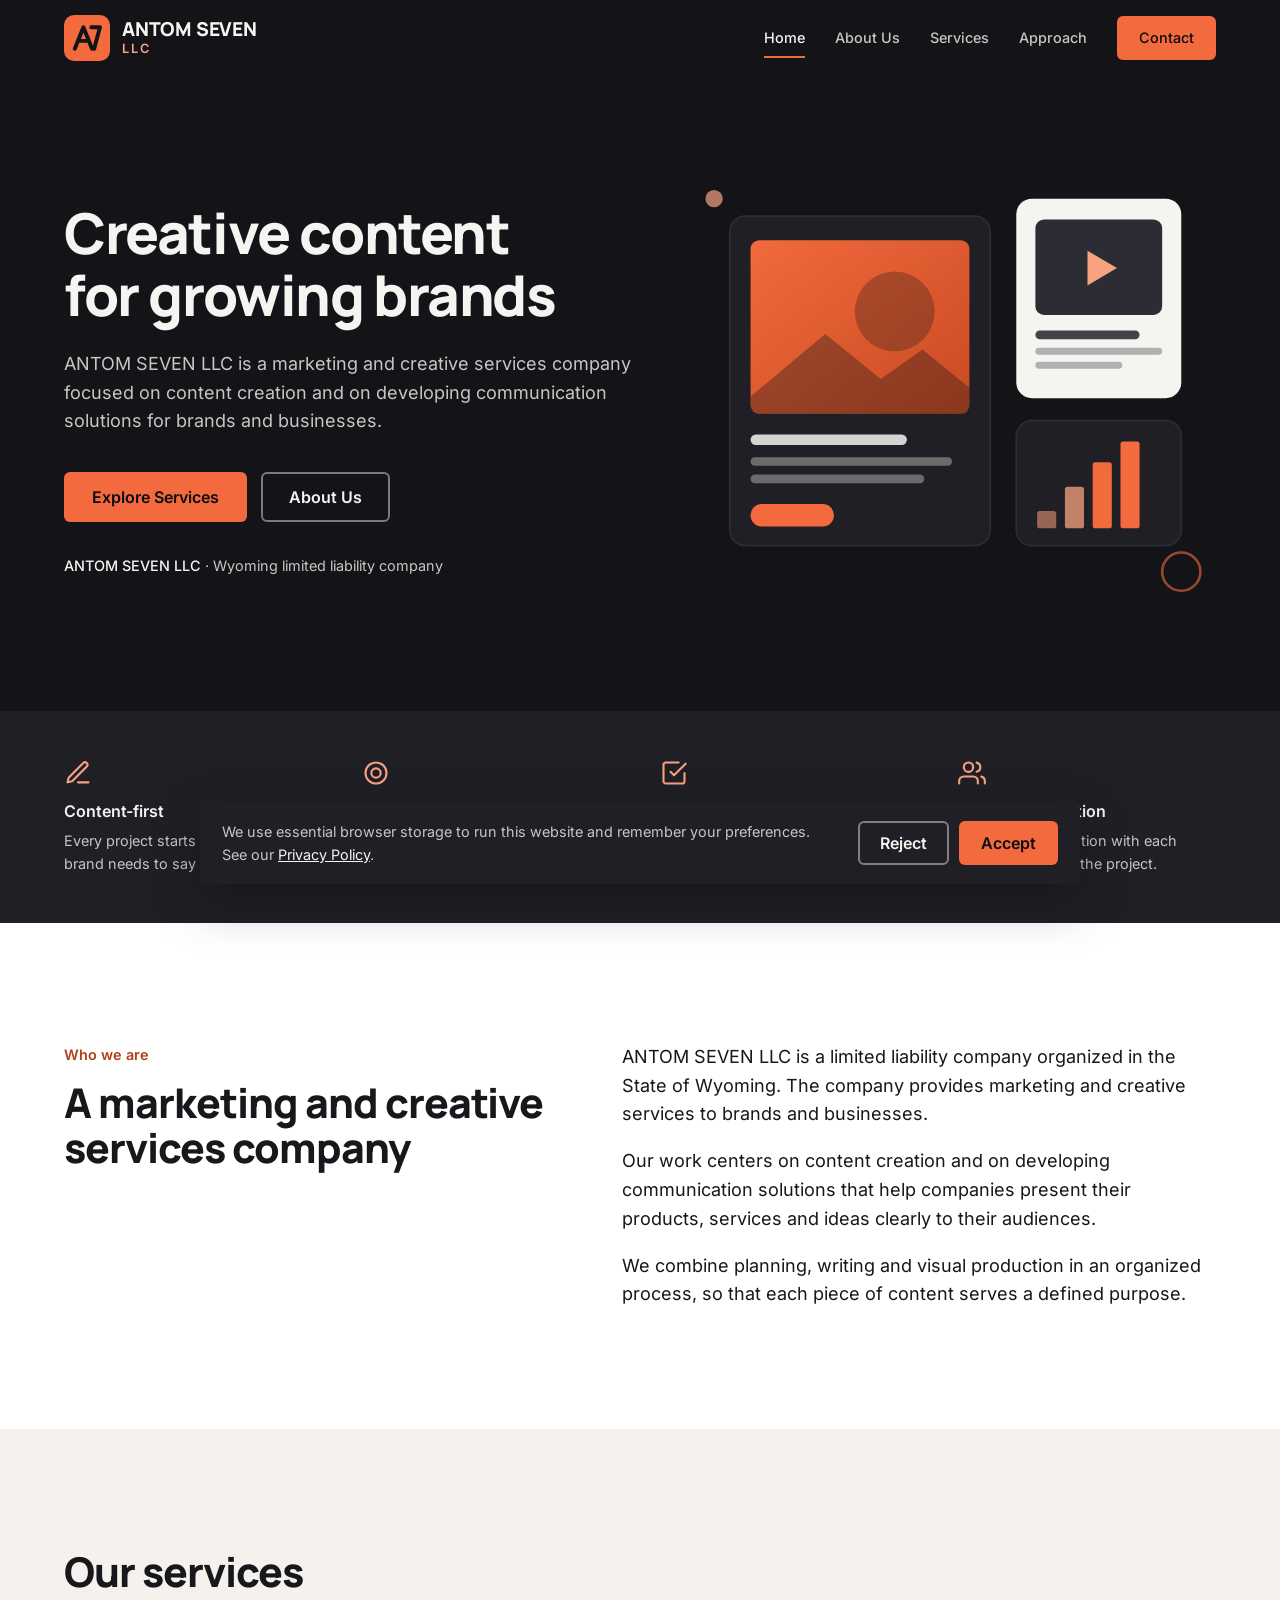
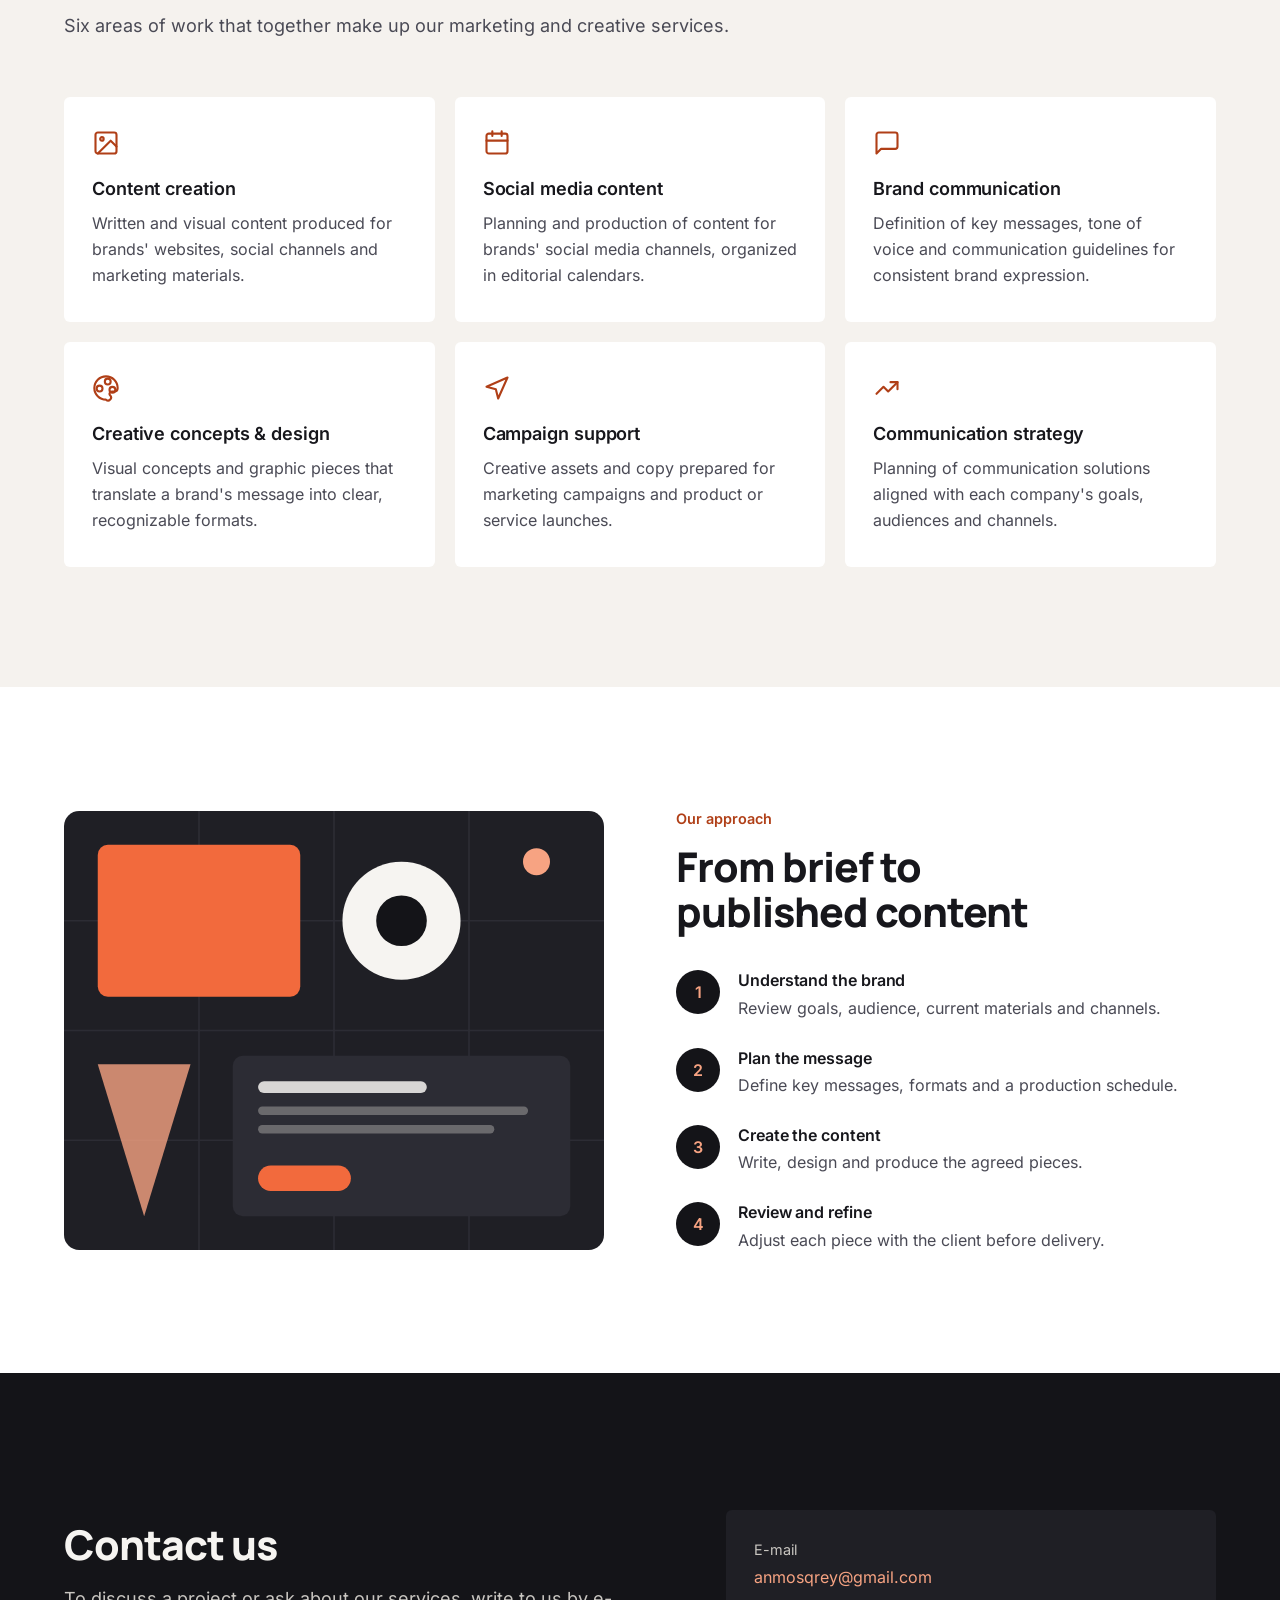
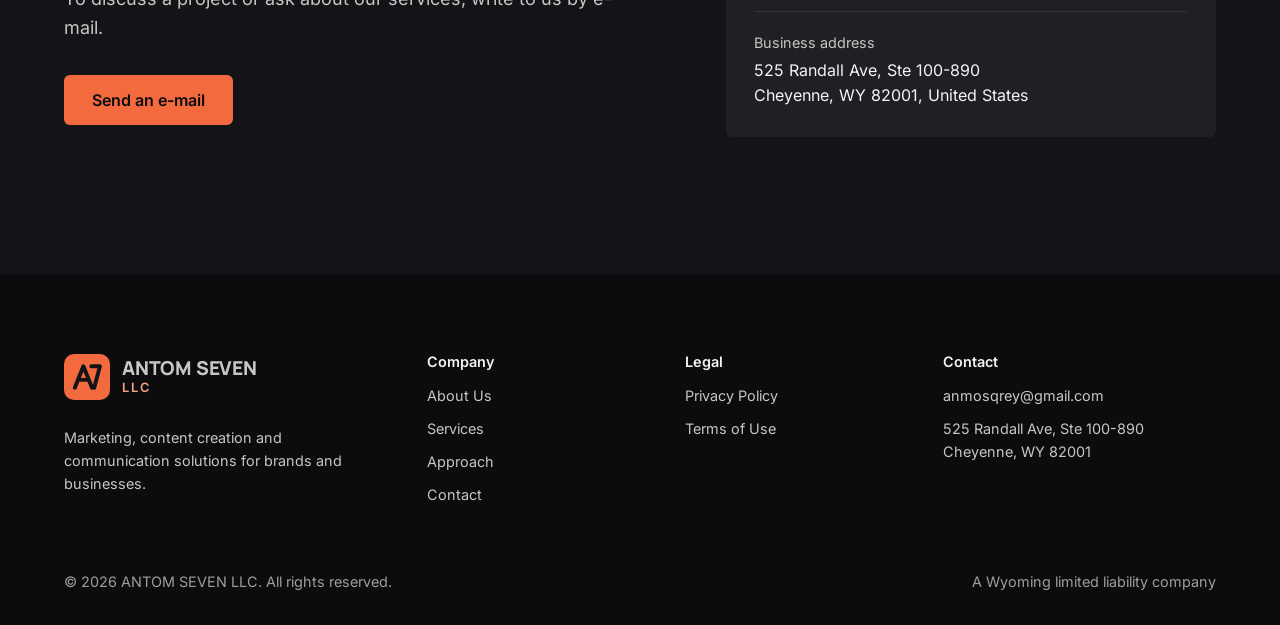
<file: index.html>
<!DOCTYPE html>
<html lang="en">
<head>
  <meta charset="UTF-8">
  <meta name="viewport" content="width=device-width, initial-scale=1.0">
  <title>ANTOM SEVEN LLC | Marketing, Content Creation and Creative Services</title>
  <meta name="description" content="ANTOM SEVEN LLC is a Wyoming limited liability company providing marketing and creative services, focused on content creation and communication solutions for brands and businesses.">
  <meta name="theme-color" content="#141418">
  <meta name="color-scheme" content="light">
  <meta property="og:type" content="website">
  <meta property="og:title" content="ANTOM SEVEN LLC | Marketing, Content Creation and Creative Services">
  <meta property="og:description" content="Content creation and communication solutions for brands and businesses.">
  <meta property="og:image" content="assets/og-image.png">
  <link rel="icon" href="assets/favicon.svg" type="image/svg+xml">
  <link rel="apple-touch-icon" href="assets/apple-touch-icon.png">
  <link rel="preload" href="assets/fonts/manrope-latin-800-normal.woff2" as="font" type="font/woff2" crossorigin>
  <link rel="preload" href="assets/fonts/inter-latin-400-normal.woff2" as="font" type="font/woff2" crossorigin>
  <link rel="stylesheet" href="style.css">
</head>
<body>
  <a class="skip-link" href="#main">Skip to content</a>

  <header class="site-header">
    <div class="container header-inner">
      <a class="brand" href="index.html" aria-label="ANTOM SEVEN LLC, home">
        <img src="assets/logo-mark.svg" alt="" width="46" height="46">
        <span class="brand-name">ANTOM SEVEN<small>LLC</small></span>
      </a>
      <button class="nav-toggle" type="button" aria-label="Open menu" aria-expanded="false" aria-controls="site-nav">
        <span></span><span></span><span></span>
      </button>
      <nav class="site-nav" id="site-nav" aria-label="Main">
        <a href="index.html" aria-current="page">Home</a>
        <a href="about.html">About Us</a>
        <a href="index.html#services">Services</a>
        <a href="index.html#approach">Approach</a>
        <a href="index.html#contact" class="btn btn-primary">Contact</a>
      </nav>
    </div>
  </header>

  <main id="main">
    <section class="hero">
      <div class="container hero-grid">
        <div>
          <h1>Creative content for growing brands</h1>
          <p class="lead">ANTOM SEVEN LLC is a marketing and creative services company focused on content creation and on developing communication solutions for brands and businesses.</p>
          <div class="hero-actions">
            <a href="#services" class="btn btn-primary">Explore Services</a>
            <a href="about.html" class="btn btn-outline">About Us</a>
          </div>
          <p class="hero-meta"><strong>ANTOM SEVEN LLC</strong> · Wyoming limited liability company</p>
        </div>
        <div class="hero-art">
          <img src="assets/hero-creative.svg" alt="" width="600" height="520">
        </div>
      </div>
    </section>

    <section class="strengths" aria-labelledby="strengths-title">
      <h2 id="strengths-title" class="sr-only">What sets our work apart</h2>
      <div class="container strengths-grid reveal-group">
        <div class="strength reveal">
          <div class="icon" aria-hidden="true"><svg viewBox="0 0 24 24" fill="none" stroke="currentColor" stroke-width="1.8" stroke-linecap="round" stroke-linejoin="round"><path d="M12 20h9"/><path d="M16.5 3.5a2.1 2.1 0 0 1 3 3L7 19l-4 1 1-4z"/></svg></div>
          <h3>Content-first</h3>
          <p>Every project starts from what the brand needs to say and to whom.</p>
        </div>
        <div class="strength reveal">
          <div class="icon" aria-hidden="true"><svg viewBox="0 0 24 24" fill="none" stroke="currentColor" stroke-width="1.8" stroke-linecap="round" stroke-linejoin="round"><circle cx="12" cy="12" r="9"/><circle cx="12" cy="12" r="4"/></svg></div>
          <h3>Brand consistency</h3>
          <p>A coherent voice and visual language across channels and formats.</p>
        </div>
        <div class="strength reveal">
          <div class="icon" aria-hidden="true"><svg viewBox="0 0 24 24" fill="none" stroke="currentColor" stroke-width="1.8" stroke-linecap="round" stroke-linejoin="round"><path d="M9 11l3 3L22 4"/><path d="M21 12v7a2 2 0 0 1-2 2H5a2 2 0 0 1-2-2V5a2 2 0 0 1 2-2h11"/></svg></div>
          <h3>Clear process</h3>
          <p>Defined steps, timelines and review rounds for each deliverable.</p>
        </div>
        <div class="strength reveal">
          <div class="icon" aria-hidden="true"><svg viewBox="0 0 24 24" fill="none" stroke="currentColor" stroke-width="1.8" stroke-linecap="round" stroke-linejoin="round"><path d="M17 21v-2a4 4 0 0 0-4-4H5a4 4 0 0 0-4 4v2"/><circle cx="9" cy="7" r="4"/><path d="M23 21v-2a4 4 0 0 0-3-3.9M16 3.1a4 4 0 0 1 0 7.8"/></svg></div>
          <h3>Close collaboration</h3>
          <p>Direct communication with each client throughout the project.</p>
        </div>
      </div>
    </section>

    <section class="section" id="who-we-are">
      <div class="container split">
        <div class="reveal">
          <p class="kicker">Who we are</p>
          <h2>A marketing and creative services company</h2>
        </div>
        <div class="body reveal">
          <p>ANTOM SEVEN LLC is a limited liability company organized in the State of Wyoming. The company provides marketing and creative services to brands and businesses.</p>
          <p>Our work centers on content creation and on developing communication solutions that help companies present their products, services and ideas clearly to their audiences.</p>
          <p>We combine planning, writing and visual production in an organized process, so that each piece of content serves a defined purpose.</p>
        </div>
      </div>
    </section>

    <section class="section section-alt" id="services">
      <div class="container">
        <div class="section-head reveal">
          <h2>Our services</h2>
          <p>Six areas of work that together make up our marketing and creative services.</p>
        </div>
        <div class="services reveal-group">
          <article class="service reveal">
            <div class="icon" aria-hidden="true"><svg viewBox="0 0 24 24" fill="none" stroke="currentColor" stroke-width="1.8" stroke-linecap="round" stroke-linejoin="round"><rect x="3" y="3" width="18" height="18" rx="2"/><circle cx="8.5" cy="8.5" r="1.5"/><path d="M21 15l-5-5L5 21"/></svg></div>
            <h3>Content creation</h3>
            <p>Written and visual content produced for brands' websites, social channels and marketing materials.</p>
          </article>
          <article class="service reveal">
            <div class="icon" aria-hidden="true"><svg viewBox="0 0 24 24" fill="none" stroke="currentColor" stroke-width="1.8" stroke-linecap="round" stroke-linejoin="round"><rect x="3" y="4" width="18" height="17" rx="2"/><path d="M16 2v4M8 2v4M3 10h18"/></svg></div>
            <h3>Social media content</h3>
            <p>Planning and production of content for brands' social media channels, organized in editorial calendars.</p>
          </article>
          <article class="service reveal">
            <div class="icon" aria-hidden="true"><svg viewBox="0 0 24 24" fill="none" stroke="currentColor" stroke-width="1.8" stroke-linecap="round" stroke-linejoin="round"><path d="M21 15a2 2 0 0 1-2 2H7l-4 4V5a2 2 0 0 1 2-2h14a2 2 0 0 1 2 2z"/></svg></div>
            <h3>Brand communication</h3>
            <p>Definition of key messages, tone of voice and communication guidelines for consistent brand expression.</p>
          </article>
          <article class="service reveal">
            <div class="icon" aria-hidden="true"><svg viewBox="0 0 24 24" fill="none" stroke="currentColor" stroke-width="1.8" stroke-linecap="round" stroke-linejoin="round"><circle cx="13.5" cy="6.5" r="2.5"/><circle cx="17.5" cy="13.5" r="2.5"/><circle cx="6.5" cy="12.5" r="2.5"/><path d="M12 22a10 10 0 1 1 10-10c0 2-1.5 3-3 3h-2a2 2 0 0 0-1.5 3.3A2 2 0 0 1 12 22z"/></svg></div>
            <h3>Creative concepts &amp; design</h3>
            <p>Visual concepts and graphic pieces that translate a brand's message into clear, recognizable formats.</p>
          </article>
          <article class="service reveal">
            <div class="icon" aria-hidden="true"><svg viewBox="0 0 24 24" fill="none" stroke="currentColor" stroke-width="1.8" stroke-linecap="round" stroke-linejoin="round"><path d="M3 11l18-8-8 18-2-8z"/></svg></div>
            <h3>Campaign support</h3>
            <p>Creative assets and copy prepared for marketing campaigns and product or service launches.</p>
          </article>
          <article class="service reveal">
            <div class="icon" aria-hidden="true"><svg viewBox="0 0 24 24" fill="none" stroke="currentColor" stroke-width="1.8" stroke-linecap="round" stroke-linejoin="round"><path d="M3 17l6-6 4 4 8-8"/><path d="M15 7h6v6"/></svg></div>
            <h3>Communication strategy</h3>
            <p>Planning of communication solutions aligned with each company's goals, audiences and channels.</p>
          </article>
        </div>
      </div>
    </section>

    <section class="section" id="approach">
      <div class="container approach">
        <div class="approach-art reveal">
          <img src="assets/about-creative.svg" alt="" width="640" height="520">
        </div>
        <div class="reveal">
          <p class="kicker">Our approach</p>
          <h2>From brief to published content</h2>
          <ol class="steps">
            <li><div><h3>Understand the brand</h3><p>Review goals, audience, current materials and channels.</p></div></li>
            <li><div><h3>Plan the message</h3><p>Define key messages, formats and a production schedule.</p></div></li>
            <li><div><h3>Create the content</h3><p>Write, design and produce the agreed pieces.</p></div></li>
            <li><div><h3>Review and refine</h3><p>Adjust each piece with the client before delivery.</p></div></li>
          </ol>
        </div>
      </div>
    </section>

    <section class="section dark" id="contact">
      <div class="container contact">
        <div class="reveal">
          <h2>Contact us</h2>
          <p class="lead">To discuss a project or ask about our services, write to us by e-mail.</p>
          <a class="btn btn-primary" href="mailto:anmosqrey@gmail.com?subject=Inquiry%20-%20ANTOM%20SEVEN%20LLC">Send an e-mail</a>
        </div>
        <dl class="contact-list reveal">
          <div><dt>E-mail</dt><dd><a href="mailto:anmosqrey@gmail.com">anmosqrey@gmail.com</a></dd></div>
          <div><dt>Business address</dt><dd>525 Randall Ave, Ste 100-890<br>Cheyenne, WY 82001, United States</dd></div>
        </dl>
      </div>
    </section>
  </main>

  <footer class="site-footer">
    <div class="container">
      <div class="footer-grid">
        <div class="footer-brand">
          <a class="brand" href="index.html" aria-label="ANTOM SEVEN LLC, home">
            <img src="assets/logo-mark.svg" alt="" width="46" height="46">
            <span class="brand-name">ANTOM SEVEN<small>LLC</small></span>
          </a>
          <p>Marketing, content creation and communication solutions for brands and businesses.</p>
        </div>
        <div>
          <h2>Company</h2>
          <ul>
            <li><a href="about.html">About Us</a></li>
            <li><a href="index.html#services">Services</a></li>
            <li><a href="index.html#approach">Approach</a></li>
            <li><a href="index.html#contact">Contact</a></li>
          </ul>
        </div>
        <div>
          <h2>Legal</h2>
          <ul>
            <li><a href="privacy.html">Privacy Policy</a></li>
            <li><a href="terms.html">Terms of Use</a></li>
          </ul>
        </div>
        <div>
          <h2>Contact</h2>
          <ul>
            <li><a href="mailto:anmosqrey@gmail.com">anmosqrey@gmail.com</a></li>
            <li>525 Randall Ave, Ste 100-890<br>Cheyenne, WY 82001</li>
          </ul>
        </div>
      </div>
      <div class="footer-bottom">
        <span>&copy; <span data-year>2026</span> ANTOM SEVEN LLC. All rights reserved.</span>
        <span>A Wyoming limited liability company</span>
      </div>
    </div>
  </footer>

  <div class="cookie-banner" id="cookie-banner" role="region" aria-label="Cookie notice" hidden>
    <p>We use essential browser storage to run this website and remember your preferences. See our <a href="privacy.html">Privacy Policy</a>.</p>
    <div class="cookie-actions">
      <button type="button" class="btn btn-outline" data-cookie="reject">Reject</button>
      <button type="button" class="btn btn-primary" data-cookie="accept">Accept</button>
    </div>
  </div>

  <script src="script.js"></script>
</body>
</html>
</file>
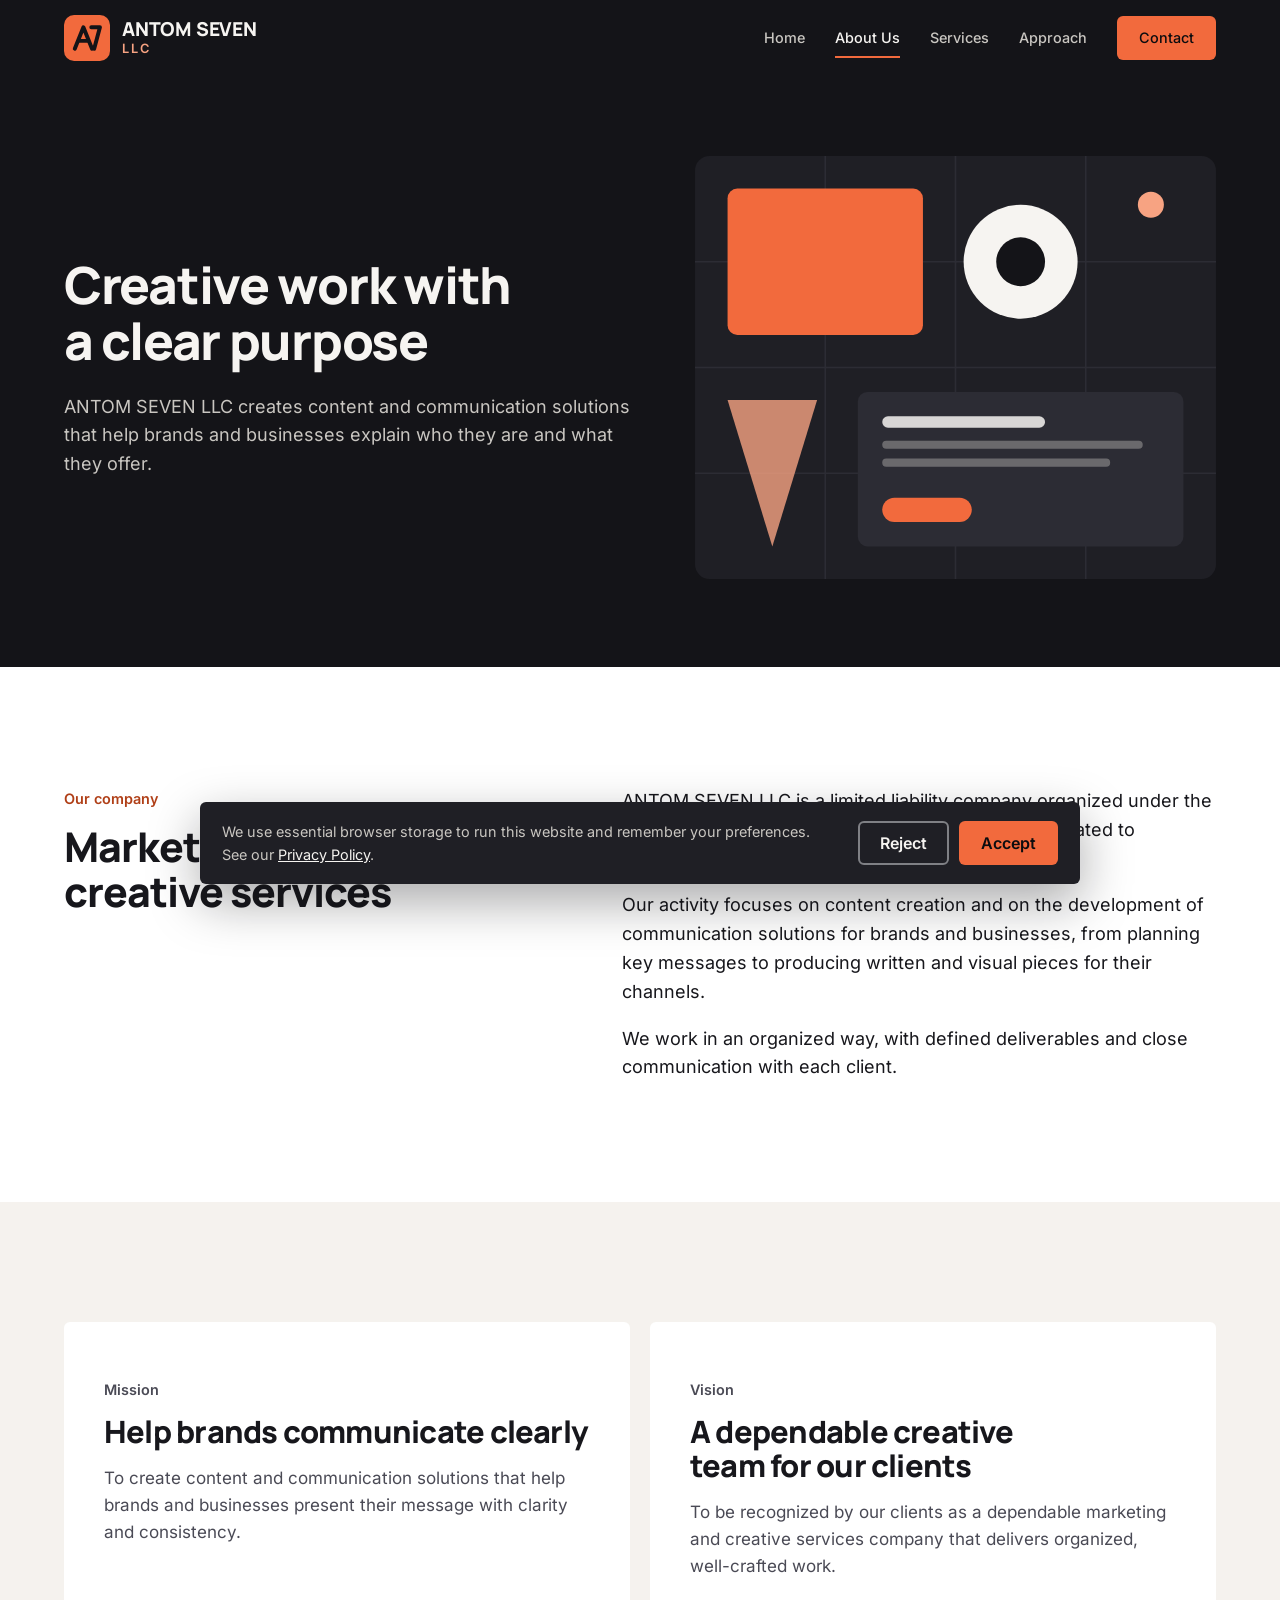
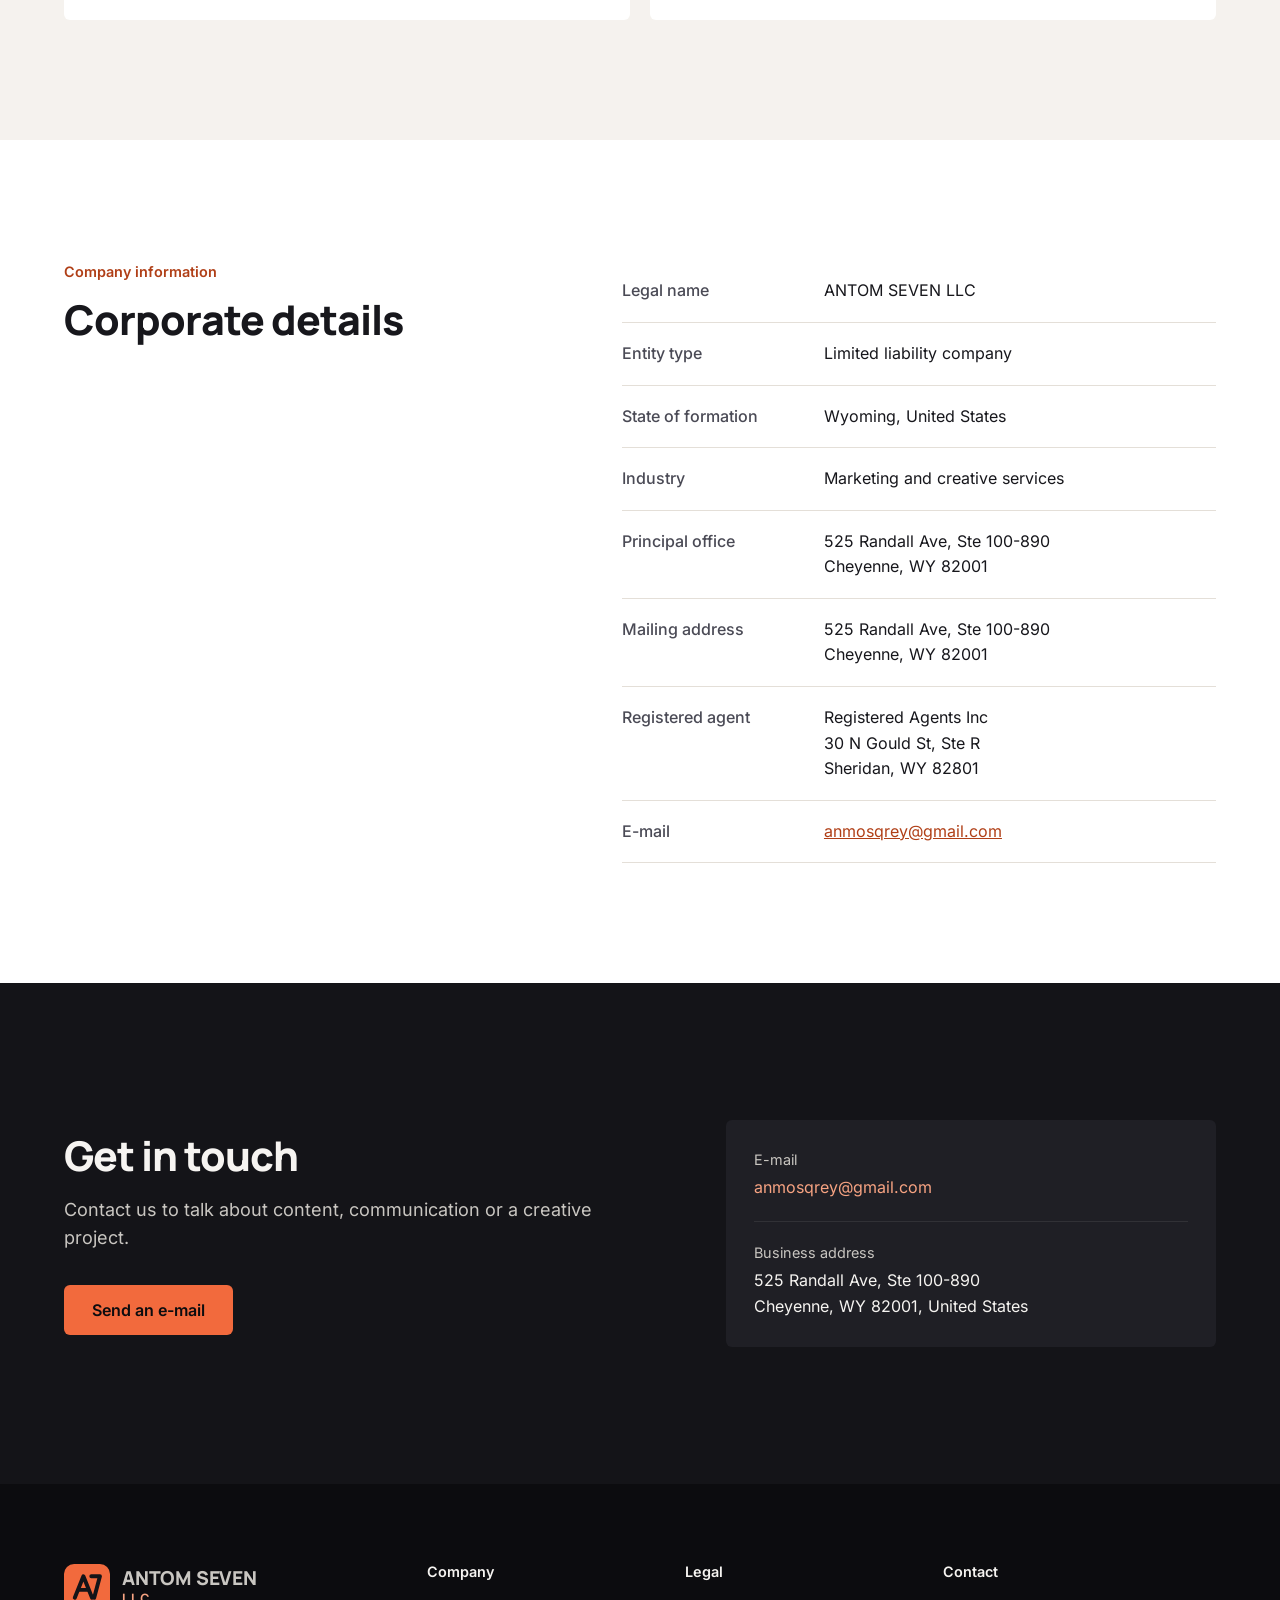
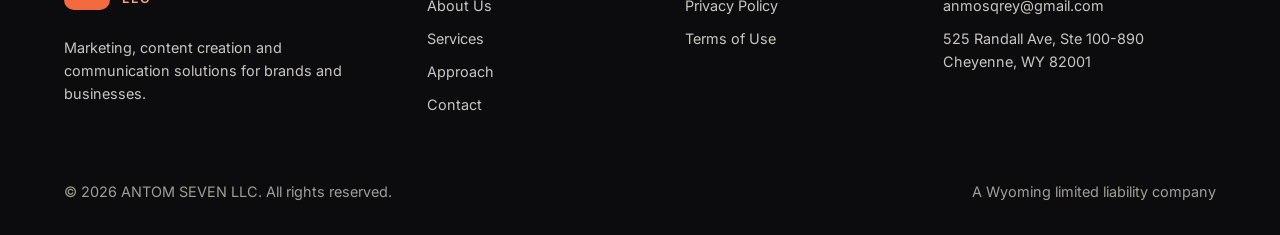
<file: about.html>
<!DOCTYPE html>
<html lang="en">
<head>
  <meta charset="UTF-8">
  <meta name="viewport" content="width=device-width, initial-scale=1.0">
  <title>About Us | ANTOM SEVEN LLC</title>
  <meta name="description" content="About ANTOM SEVEN LLC, a Wyoming limited liability company providing marketing, content creation and creative services.">
  <meta name="theme-color" content="#141418">
  <meta name="color-scheme" content="light">
  <meta property="og:type" content="website">
  <meta property="og:title" content="About Us | ANTOM SEVEN LLC">
  <meta property="og:description" content="Content creation and communication solutions for brands and businesses.">
  <meta property="og:image" content="assets/og-image.png">
  <link rel="icon" href="assets/favicon.svg" type="image/svg+xml">
  <link rel="apple-touch-icon" href="assets/apple-touch-icon.png">
  <link rel="preload" href="assets/fonts/manrope-latin-800-normal.woff2" as="font" type="font/woff2" crossorigin>
  <link rel="preload" href="assets/fonts/inter-latin-400-normal.woff2" as="font" type="font/woff2" crossorigin>
  <link rel="stylesheet" href="style.css">
</head>
<body>
  <a class="skip-link" href="#main">Skip to content</a>

  <header class="site-header">
    <div class="container header-inner">
      <a class="brand" href="index.html" aria-label="ANTOM SEVEN LLC, home">
        <img src="assets/logo-mark.svg" alt="" width="46" height="46">
        <span class="brand-name">ANTOM SEVEN<small>LLC</small></span>
      </a>
      <button class="nav-toggle" type="button" aria-label="Open menu" aria-expanded="false" aria-controls="site-nav">
        <span></span><span></span><span></span>
      </button>
      <nav class="site-nav" id="site-nav" aria-label="Main">
        <a href="index.html">Home</a>
        <a href="about.html" aria-current="page">About Us</a>
        <a href="index.html#services">Services</a>
        <a href="index.html#approach">Approach</a>
        <a href="index.html#contact" class="btn btn-primary">Contact</a>
      </nav>
    </div>
  </header>

  <main id="main">
    <section class="hero page-hero">
      <div class="container hero-grid">
        <div>
          <h1>Creative work with a clear purpose</h1>
          <p class="lead">ANTOM SEVEN LLC creates content and communication solutions that help brands and businesses explain who they are and what they offer.</p>
        </div>
        <div class="hero-art">
          <img src="assets/about-creative.svg" alt="" width="640" height="520">
        </div>
      </div>
    </section>

    <section class="section">
      <div class="container split">
        <div class="reveal">
          <p class="kicker">Our company</p>
          <h2>Marketing and creative services</h2>
        </div>
        <div class="body reveal">
          <p>ANTOM SEVEN LLC is a limited liability company organized under the laws of the State of Wyoming. The company is dedicated to marketing and creative services.</p>
          <p>Our activity focuses on content creation and on the development of communication solutions for brands and businesses, from planning key messages to producing written and visual pieces for their channels.</p>
          <p>We work in an organized way, with defined deliverables and close communication with each client.</p>
        </div>
      </div>
    </section>

    <section class="section section-alt">
      <div class="container mv reveal-group">
        <article class="reveal">
          <p class="kicker">Mission</p>
          <h2>Help brands communicate clearly</h2>
          <p>To create content and communication solutions that help brands and businesses present their message with clarity and consistency.</p>
        </article>
        <article class="reveal">
          <p class="kicker">Vision</p>
          <h2>A dependable creative team for our clients</h2>
          <p>To be recognized by our clients as a dependable marketing and creative services company that delivers organized, well-crafted work.</p>
        </article>
      </div>
    </section>

    <section class="section" id="company-information">
      <div class="container split">
        <div class="reveal">
          <p class="kicker">Company information</p>
          <h2>Corporate details</h2>
        </div>
        <div class="reveal">
          <table class="info">
            <tbody>
              <tr><th scope="row">Legal name</th><td>ANTOM SEVEN LLC</td></tr>
              <tr><th scope="row">Entity type</th><td>Limited liability company</td></tr>
              <tr><th scope="row">State of formation</th><td>Wyoming, United States</td></tr>
              <tr><th scope="row">Industry</th><td>Marketing and creative services</td></tr>
              <tr><th scope="row">Principal office</th><td>525 Randall Ave, Ste 100-890<br>Cheyenne, WY 82001</td></tr>
              <tr><th scope="row">Mailing address</th><td>525 Randall Ave, Ste 100-890<br>Cheyenne, WY 82001</td></tr>
              <tr><th scope="row">Registered agent</th><td>Registered Agents Inc<br>30 N Gould St, Ste R<br>Sheridan, WY 82801</td></tr>
              <tr><th scope="row">E-mail</th><td><a href="mailto:anmosqrey@gmail.com">anmosqrey@gmail.com</a></td></tr>
            </tbody>
          </table>
        </div>
      </div>
    </section>

    <section class="section dark">
      <div class="container contact">
        <div class="reveal">
          <h2>Get in touch</h2>
          <p class="lead">Contact us to talk about content, communication or a creative project.</p>
          <a class="btn btn-primary" href="mailto:anmosqrey@gmail.com?subject=Inquiry%20-%20ANTOM%20SEVEN%20LLC">Send an e-mail</a>
        </div>
        <dl class="contact-list reveal">
          <div><dt>E-mail</dt><dd><a href="mailto:anmosqrey@gmail.com">anmosqrey@gmail.com</a></dd></div>
          <div><dt>Business address</dt><dd>525 Randall Ave, Ste 100-890<br>Cheyenne, WY 82001, United States</dd></div>
        </dl>
      </div>
    </section>
  </main>

  <footer class="site-footer">
    <div class="container">
      <div class="footer-grid">
        <div class="footer-brand">
          <a class="brand" href="index.html" aria-label="ANTOM SEVEN LLC, home">
            <img src="assets/logo-mark.svg" alt="" width="46" height="46">
            <span class="brand-name">ANTOM SEVEN<small>LLC</small></span>
          </a>
          <p>Marketing, content creation and communication solutions for brands and businesses.</p>
        </div>
        <div>
          <h2>Company</h2>
          <ul>
            <li><a href="about.html">About Us</a></li>
            <li><a href="index.html#services">Services</a></li>
            <li><a href="index.html#approach">Approach</a></li>
            <li><a href="index.html#contact">Contact</a></li>
          </ul>
        </div>
        <div>
          <h2>Legal</h2>
          <ul>
            <li><a href="privacy.html">Privacy Policy</a></li>
            <li><a href="terms.html">Terms of Use</a></li>
          </ul>
        </div>
        <div>
          <h2>Contact</h2>
          <ul>
            <li><a href="mailto:anmosqrey@gmail.com">anmosqrey@gmail.com</a></li>
            <li>525 Randall Ave, Ste 100-890<br>Cheyenne, WY 82001</li>
          </ul>
        </div>
      </div>
      <div class="footer-bottom">
        <span>&copy; <span data-year>2026</span> ANTOM SEVEN LLC. All rights reserved.</span>
        <span>A Wyoming limited liability company</span>
      </div>
    </div>
  </footer>

  <div class="cookie-banner" id="cookie-banner" role="region" aria-label="Cookie notice" hidden>
    <p>We use essential browser storage to run this website and remember your preferences. See our <a href="privacy.html">Privacy Policy</a>.</p>
    <div class="cookie-actions">
      <button type="button" class="btn btn-outline" data-cookie="reject">Reject</button>
      <button type="button" class="btn btn-primary" data-cookie="accept">Accept</button>
    </div>
  </div>

  <script src="script.js"></script>
</body>
</html>
</file>
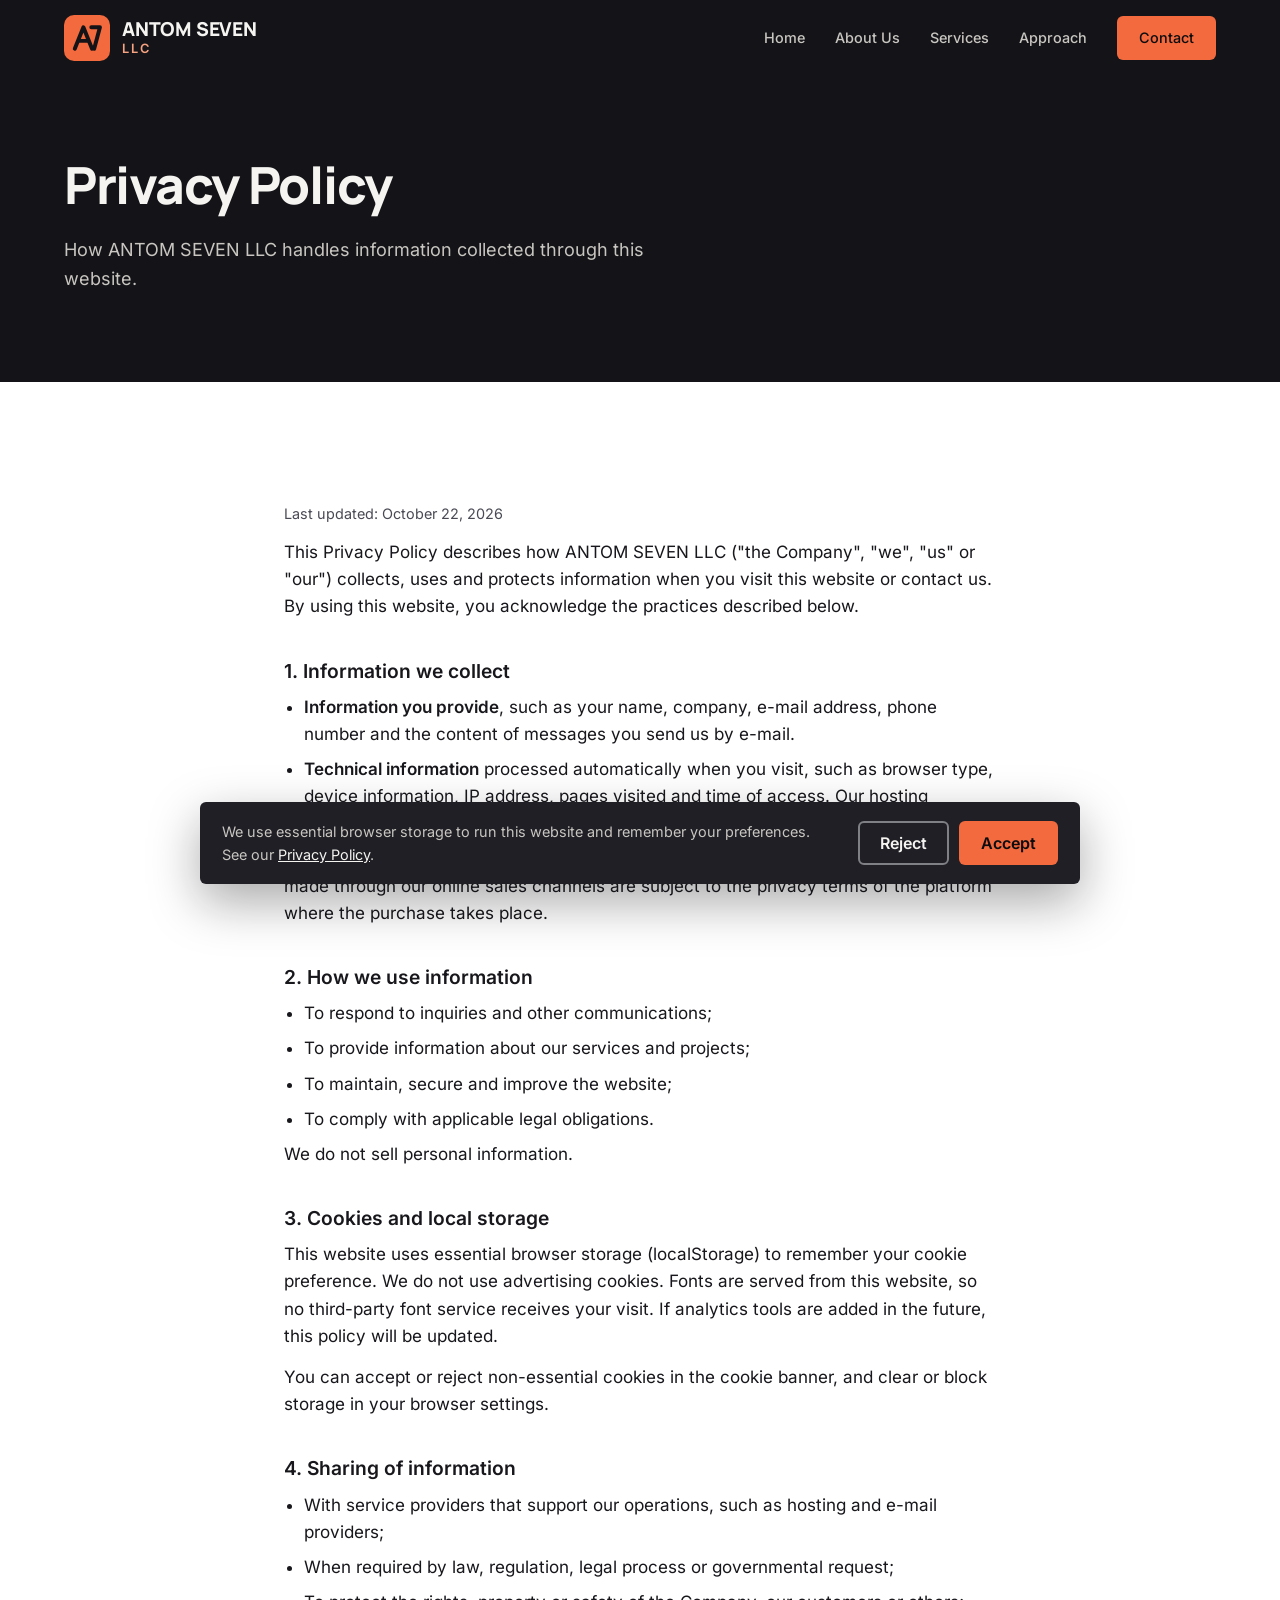
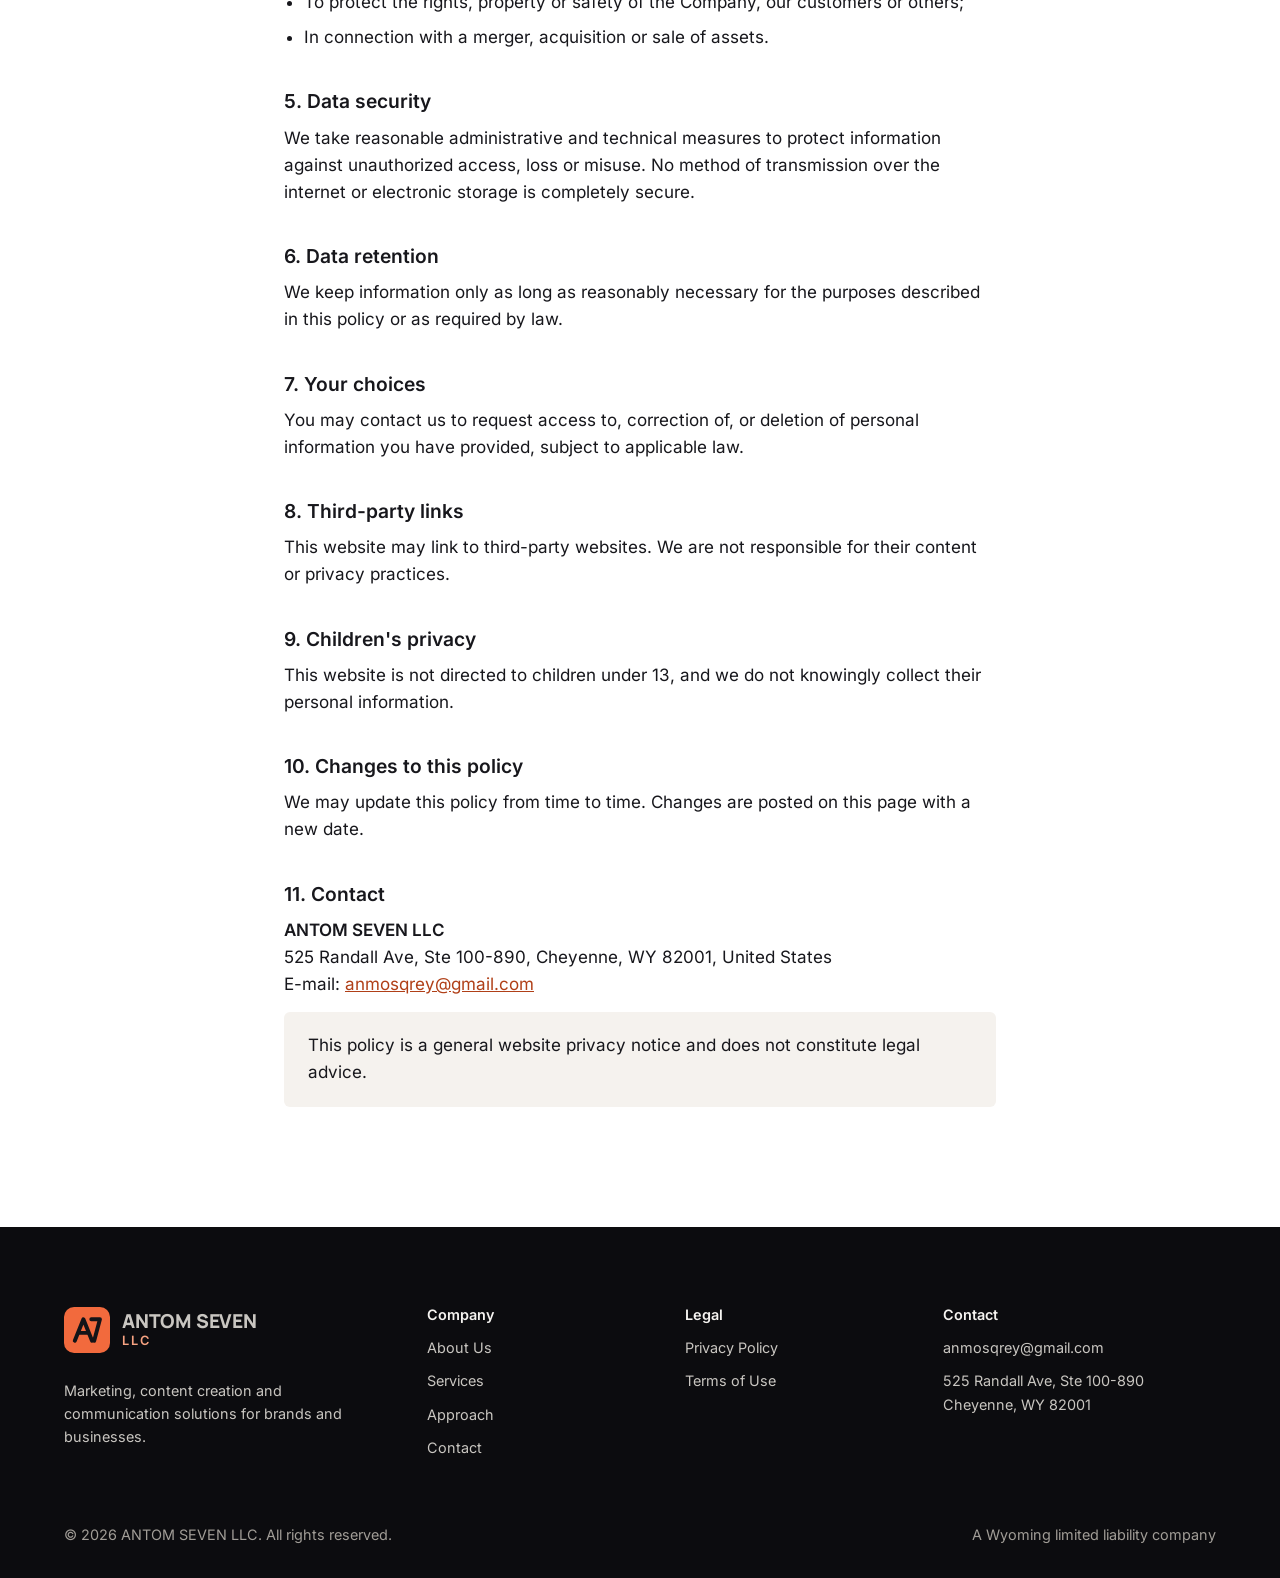
<file: privacy.html>
<!DOCTYPE html>
<html lang="en">
<head>
  <meta charset="UTF-8">
  <meta name="viewport" content="width=device-width, initial-scale=1.0">
  <title>Privacy Policy | ANTOM SEVEN LLC</title>
  <meta name="description" content="Privacy Policy for the ANTOM SEVEN LLC website.">
  <meta name="theme-color" content="#141418">
  <meta name="color-scheme" content="light">
  <meta property="og:type" content="website">
  <meta property="og:title" content="Privacy Policy | ANTOM SEVEN LLC">
  <meta property="og:description" content="Content creation and communication solutions for brands and businesses.">
  <meta property="og:image" content="assets/og-image.png">
  <link rel="icon" href="assets/favicon.svg" type="image/svg+xml">
  <link rel="apple-touch-icon" href="assets/apple-touch-icon.png">
  <link rel="preload" href="assets/fonts/manrope-latin-800-normal.woff2" as="font" type="font/woff2" crossorigin>
  <link rel="preload" href="assets/fonts/inter-latin-400-normal.woff2" as="font" type="font/woff2" crossorigin>
  <link rel="stylesheet" href="style.css">
</head>
<body>
  <a class="skip-link" href="#main">Skip to content</a>

  <header class="site-header">
    <div class="container header-inner">
      <a class="brand" href="index.html" aria-label="ANTOM SEVEN LLC, home">
        <img src="assets/logo-mark.svg" alt="" width="46" height="46">
        <span class="brand-name">ANTOM SEVEN<small>LLC</small></span>
      </a>
      <button class="nav-toggle" type="button" aria-label="Open menu" aria-expanded="false" aria-controls="site-nav">
        <span></span><span></span><span></span>
      </button>
      <nav class="site-nav" id="site-nav" aria-label="Main">
        <a href="index.html">Home</a>
        <a href="about.html">About Us</a>
        <a href="index.html#services">Services</a>
        <a href="index.html#approach">Approach</a>
        <a href="index.html#contact" class="btn btn-primary">Contact</a>
      </nav>
    </div>
  </header>

  <main id="main">
    <section class="hero page-hero">
      <div class="container hero-grid single">
        <div>
          <h1>Privacy Policy</h1>
          <p class="lead">How ANTOM SEVEN LLC handles information collected through this website.</p>
        </div>
      </div>
    </section>

    <section class="section">
      <div class="container legal">
        <p class="updated">Last updated: October 22, 2026</p>
        <p>This Privacy Policy describes how ANTOM SEVEN LLC ("the Company", "we", "us" or "our") collects, uses and protects information when you visit this website or contact us. By using this website, you acknowledge the practices described below.</p>

        <h2>1. Information we collect</h2>
        <ul>
          <li><strong>Information you provide</strong>, such as your name, company, e-mail address, phone number and the content of messages you send us by e-mail.</li>
          <li><strong>Technical information</strong> processed automatically when you visit, such as browser type, device information, IP address, pages visited and time of access. Our hosting provider may process this data for security and performance.</li>
        </ul>
        <p>This corporate website has no user accounts, online payments or checkout. Purchases made through our online sales channels are subject to the privacy terms of the platform where the purchase takes place.</p>

        <h2>2. How we use information</h2>
        <ul>
          <li>To respond to inquiries and other communications;</li>
          <li>To provide information about our services and projects;</li>
          <li>To maintain, secure and improve the website;</li>
          <li>To comply with applicable legal obligations.</li>
        </ul>
        <p>We do not sell personal information.</p>

        <h2>3. Cookies and local storage</h2>
        <p>This website uses essential browser storage (localStorage) to remember your cookie preference. We do not use advertising cookies. Fonts are served from this website, so no third-party font service receives your visit. If analytics tools are added in the future, this policy will be updated.</p>
        <p>You can accept or reject non-essential cookies in the cookie banner, and clear or block storage in your browser settings.</p>

        <h2>4. Sharing of information</h2>
        <ul>
          <li>With service providers that support our operations, such as hosting and e-mail providers;</li>
          <li>When required by law, regulation, legal process or governmental request;</li>
          <li>To protect the rights, property or safety of the Company, our customers or others;</li>
          <li>In connection with a merger, acquisition or sale of assets.</li>
        </ul>

        <h2>5. Data security</h2>
        <p>We take reasonable administrative and technical measures to protect information against unauthorized access, loss or misuse. No method of transmission over the internet or electronic storage is completely secure.</p>

        <h2>6. Data retention</h2>
        <p>We keep information only as long as reasonably necessary for the purposes described in this policy or as required by law.</p>

        <h2>7. Your choices</h2>
        <p>You may contact us to request access to, correction of, or deletion of personal information you have provided, subject to applicable law.</p>

        <h2>8. Third-party links</h2>
        <p>This website may link to third-party websites. We are not responsible for their content or privacy practices.</p>

        <h2>9. Children's privacy</h2>
        <p>This website is not directed to children under 13, and we do not knowingly collect their personal information.</p>

        <h2>10. Changes to this policy</h2>
        <p>We may update this policy from time to time. Changes are posted on this page with a new date.</p>

        <h2>11. Contact</h2>
        <p><strong>ANTOM SEVEN LLC</strong><br>525 Randall Ave, Ste 100-890, Cheyenne, WY 82001, United States<br>E-mail: <a href="mailto:anmosqrey@gmail.com">anmosqrey@gmail.com</a></p>

        <p class="disclaimer">This policy is a general website privacy notice and does not constitute legal advice.</p>
      </div>
    </section>
  </main>

  <footer class="site-footer">
    <div class="container">
      <div class="footer-grid">
        <div class="footer-brand">
          <a class="brand" href="index.html" aria-label="ANTOM SEVEN LLC, home">
            <img src="assets/logo-mark.svg" alt="" width="46" height="46">
            <span class="brand-name">ANTOM SEVEN<small>LLC</small></span>
          </a>
          <p>Marketing, content creation and communication solutions for brands and businesses.</p>
        </div>
        <div>
          <h2>Company</h2>
          <ul>
            <li><a href="about.html">About Us</a></li>
            <li><a href="index.html#services">Services</a></li>
            <li><a href="index.html#approach">Approach</a></li>
            <li><a href="index.html#contact">Contact</a></li>
          </ul>
        </div>
        <div>
          <h2>Legal</h2>
          <ul>
            <li><a href="privacy.html">Privacy Policy</a></li>
            <li><a href="terms.html">Terms of Use</a></li>
          </ul>
        </div>
        <div>
          <h2>Contact</h2>
          <ul>
            <li><a href="mailto:anmosqrey@gmail.com">anmosqrey@gmail.com</a></li>
            <li>525 Randall Ave, Ste 100-890<br>Cheyenne, WY 82001</li>
          </ul>
        </div>
      </div>
      <div class="footer-bottom">
        <span>&copy; <span data-year>2026</span> ANTOM SEVEN LLC. All rights reserved.</span>
        <span>A Wyoming limited liability company</span>
      </div>
    </div>
  </footer>

  <div class="cookie-banner" id="cookie-banner" role="region" aria-label="Cookie notice" hidden>
    <p>We use essential browser storage to run this website and remember your preferences. See our <a href="privacy.html">Privacy Policy</a>.</p>
    <div class="cookie-actions">
      <button type="button" class="btn btn-outline" data-cookie="reject">Reject</button>
      <button type="button" class="btn btn-primary" data-cookie="accept">Accept</button>
    </div>
  </div>

  <script src="script.js"></script>
</body>
</html>
</file>
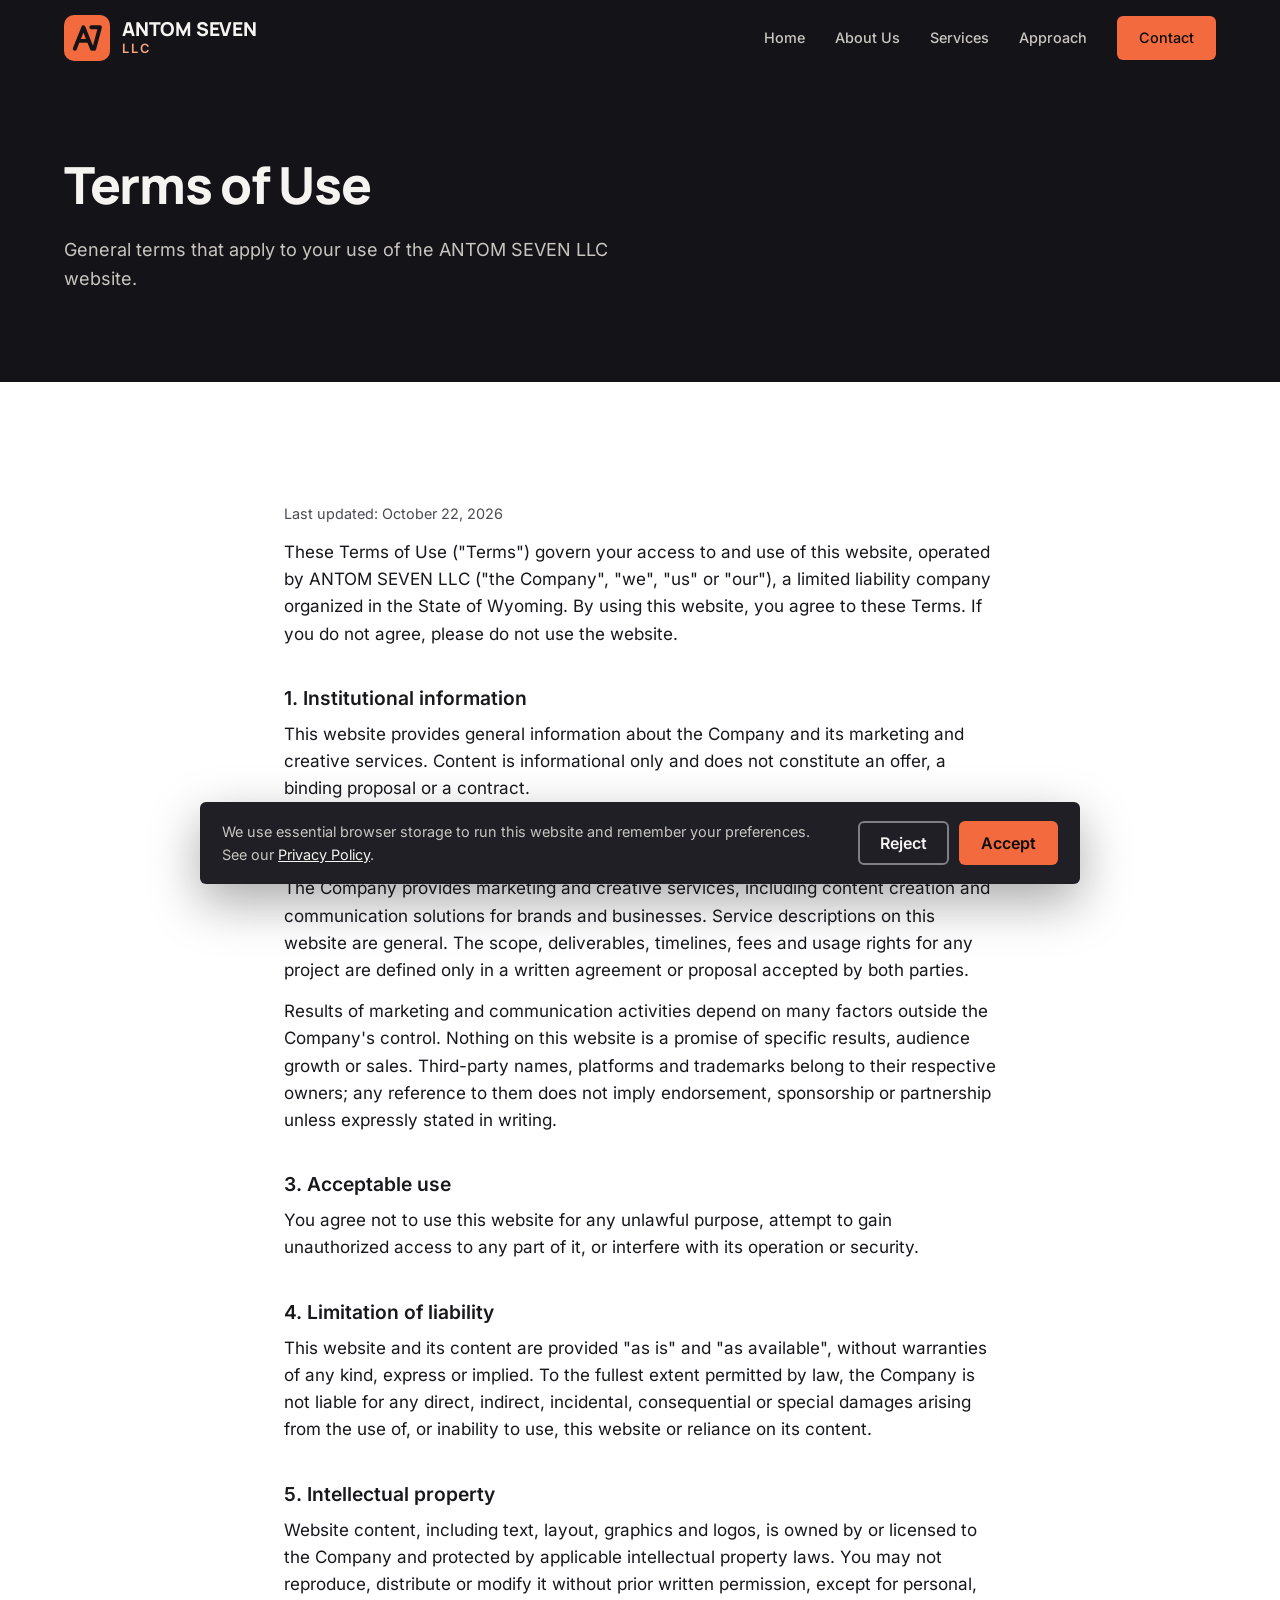
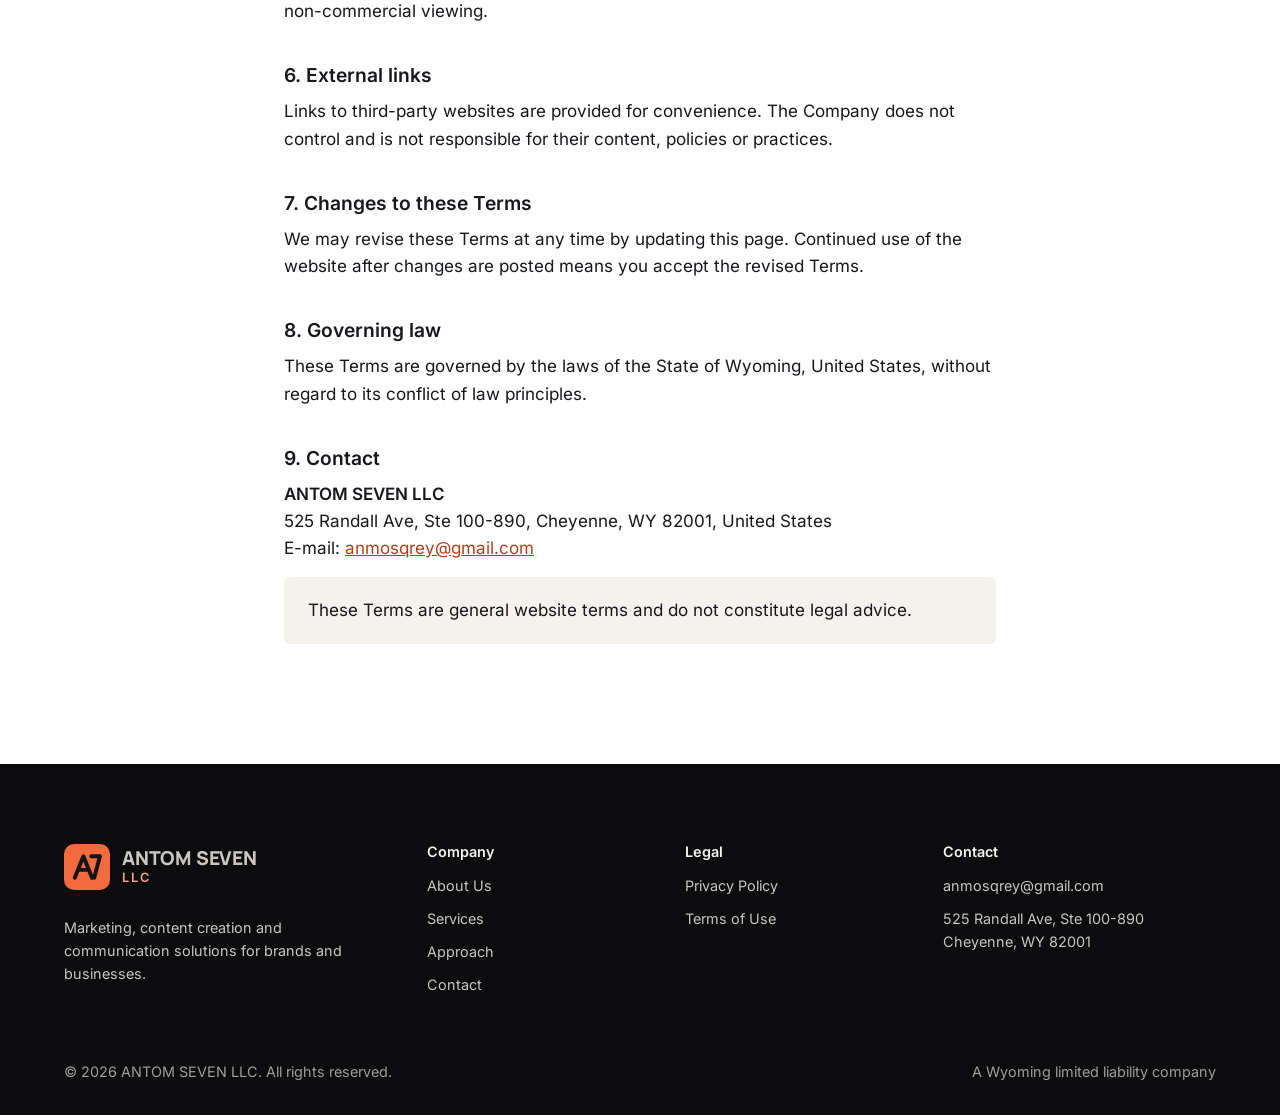
<file: terms.html>
<!DOCTYPE html>
<html lang="en">
<head>
  <meta charset="UTF-8">
  <meta name="viewport" content="width=device-width, initial-scale=1.0">
  <title>Terms of Use | ANTOM SEVEN LLC</title>
  <meta name="description" content="Terms of Use for the ANTOM SEVEN LLC website.">
  <meta name="theme-color" content="#141418">
  <meta name="color-scheme" content="light">
  <meta property="og:type" content="website">
  <meta property="og:title" content="Terms of Use | ANTOM SEVEN LLC">
  <meta property="og:description" content="Content creation and communication solutions for brands and businesses.">
  <meta property="og:image" content="assets/og-image.png">
  <link rel="icon" href="assets/favicon.svg" type="image/svg+xml">
  <link rel="apple-touch-icon" href="assets/apple-touch-icon.png">
  <link rel="preload" href="assets/fonts/manrope-latin-800-normal.woff2" as="font" type="font/woff2" crossorigin>
  <link rel="preload" href="assets/fonts/inter-latin-400-normal.woff2" as="font" type="font/woff2" crossorigin>
  <link rel="stylesheet" href="style.css">
</head>
<body>
  <a class="skip-link" href="#main">Skip to content</a>

  <header class="site-header">
    <div class="container header-inner">
      <a class="brand" href="index.html" aria-label="ANTOM SEVEN LLC, home">
        <img src="assets/logo-mark.svg" alt="" width="46" height="46">
        <span class="brand-name">ANTOM SEVEN<small>LLC</small></span>
      </a>
      <button class="nav-toggle" type="button" aria-label="Open menu" aria-expanded="false" aria-controls="site-nav">
        <span></span><span></span><span></span>
      </button>
      <nav class="site-nav" id="site-nav" aria-label="Main">
        <a href="index.html">Home</a>
        <a href="about.html">About Us</a>
        <a href="index.html#services">Services</a>
        <a href="index.html#approach">Approach</a>
        <a href="index.html#contact" class="btn btn-primary">Contact</a>
      </nav>
    </div>
  </header>

  <main id="main">
    <section class="hero page-hero">
      <div class="container hero-grid single">
        <div>
          <h1>Terms of Use</h1>
          <p class="lead">General terms that apply to your use of the ANTOM SEVEN LLC website.</p>
        </div>
      </div>
    </section>

    <section class="section">
      <div class="container legal">
        <p class="updated">Last updated: October 22, 2026</p>
        <p>These Terms of Use ("Terms") govern your access to and use of this website, operated by ANTOM SEVEN LLC ("the Company", "we", "us" or "our"), a limited liability company organized in the State of Wyoming. By using this website, you agree to these Terms. If you do not agree, please do not use the website.</p>

        <h2>1. Institutional information</h2>
        <p>This website provides general information about the Company and its marketing and creative services. Content is informational only and does not constitute an offer, a binding proposal or a contract.</p>

        <h2>2. Services</h2>
        <p>The Company provides marketing and creative services, including content creation and communication solutions for brands and businesses. Service descriptions on this website are general. The scope, deliverables, timelines, fees and usage rights for any project are defined only in a written agreement or proposal accepted by both parties.</p>
        <p>Results of marketing and communication activities depend on many factors outside the Company's control. Nothing on this website is a promise of specific results, audience growth or sales. Third-party names, platforms and trademarks belong to their respective owners; any reference to them does not imply endorsement, sponsorship or partnership unless expressly stated in writing.</p>

        <h2>3. Acceptable use</h2>
        <p>You agree not to use this website for any unlawful purpose, attempt to gain unauthorized access to any part of it, or interfere with its operation or security.</p>

        <h2>4. Limitation of liability</h2>
        <p>This website and its content are provided "as is" and "as available", without warranties of any kind, express or implied. To the fullest extent permitted by law, the Company is not liable for any direct, indirect, incidental, consequential or special damages arising from the use of, or inability to use, this website or reliance on its content.</p>

        <h2>5. Intellectual property</h2>
        <p>Website content, including text, layout, graphics and logos, is owned by or licensed to the Company and protected by applicable intellectual property laws. You may not reproduce, distribute or modify it without prior written permission, except for personal, non-commercial viewing.</p>

        <h2>6. External links</h2>
        <p>Links to third-party websites are provided for convenience. The Company does not control and is not responsible for their content, policies or practices.</p>

        <h2>7. Changes to these Terms</h2>
        <p>We may revise these Terms at any time by updating this page. Continued use of the website after changes are posted means you accept the revised Terms.</p>

        <h2>8. Governing law</h2>
        <p>These Terms are governed by the laws of the State of Wyoming, United States, without regard to its conflict of law principles.</p>

        <h2>9. Contact</h2>
        <p><strong>ANTOM SEVEN LLC</strong><br>525 Randall Ave, Ste 100-890, Cheyenne, WY 82001, United States<br>E-mail: <a href="mailto:anmosqrey@gmail.com">anmosqrey@gmail.com</a></p>

        <p class="disclaimer">These Terms are general website terms and do not constitute legal advice.</p>
      </div>
    </section>
  </main>

  <footer class="site-footer">
    <div class="container">
      <div class="footer-grid">
        <div class="footer-brand">
          <a class="brand" href="index.html" aria-label="ANTOM SEVEN LLC, home">
            <img src="assets/logo-mark.svg" alt="" width="46" height="46">
            <span class="brand-name">ANTOM SEVEN<small>LLC</small></span>
          </a>
          <p>Marketing, content creation and communication solutions for brands and businesses.</p>
        </div>
        <div>
          <h2>Company</h2>
          <ul>
            <li><a href="about.html">About Us</a></li>
            <li><a href="index.html#services">Services</a></li>
            <li><a href="index.html#approach">Approach</a></li>
            <li><a href="index.html#contact">Contact</a></li>
          </ul>
        </div>
        <div>
          <h2>Legal</h2>
          <ul>
            <li><a href="privacy.html">Privacy Policy</a></li>
            <li><a href="terms.html">Terms of Use</a></li>
          </ul>
        </div>
        <div>
          <h2>Contact</h2>
          <ul>
            <li><a href="mailto:anmosqrey@gmail.com">anmosqrey@gmail.com</a></li>
            <li>525 Randall Ave, Ste 100-890<br>Cheyenne, WY 82001</li>
          </ul>
        </div>
      </div>
      <div class="footer-bottom">
        <span>&copy; <span data-year>2026</span> ANTOM SEVEN LLC. All rights reserved.</span>
        <span>A Wyoming limited liability company</span>
      </div>
    </div>
  </footer>

  <div class="cookie-banner" id="cookie-banner" role="region" aria-label="Cookie notice" hidden>
    <p>We use essential browser storage to run this website and remember your preferences. See our <a href="privacy.html">Privacy Policy</a>.</p>
    <div class="cookie-actions">
      <button type="button" class="btn btn-outline" data-cookie="reject">Reject</button>
      <button type="button" class="btn btn-primary" data-cookie="accept">Accept</button>
    </div>
  </div>

  <script src="script.js"></script>
</body>
</html>
</file>
<file: style.css>
/* ANTOM SEVEN LLC — corporate website styles */

/* Self-hosted fonts (SIL Open Font License) — no external requests */
@font-face { font-family: "Manrope"; src: url("assets/fonts/manrope-latin-700-normal.woff2") format("woff2"); font-weight: 700; font-display: swap; }
@font-face { font-family: "Manrope"; src: url("assets/fonts/manrope-latin-800-normal.woff2") format("woff2"); font-weight: 800; font-display: swap; }
@font-face { font-family: "Inter"; src: url("assets/fonts/inter-latin-400-normal.woff2") format("woff2"); font-weight: 400; font-display: swap; }
@font-face { font-family: "Inter"; src: url("assets/fonts/inter-latin-500-normal.woff2") format("woff2"); font-weight: 500; font-display: swap; }
@font-face { font-family: "Inter"; src: url("assets/fonts/inter-latin-600-normal.woff2") format("woff2"); font-weight: 600; font-display: swap; }

:root {
  --navy-950: #0c0c0f;
  --navy-900: #141418;
  --navy-800: #1f1f25;
  --navy-700: #2c2c34;
  --ink: #17171c;
  --ink-2: #4a4a55;
  --on-dark: #f6f4f1;
  --on-dark-2: #c9c6c1;
  --ground: #ffffff;
  --ground-2: #f5f2ee;
  --gold: #f26a3d;
  --gold-hover: #f5855e;
  --gold-text: #b03f17;
  --gold-on-dark: #f7a382;
  --max: 1200px;
  --gutter: 24px;
  --header-h: 76px;
  --radius: 6px;
  --serif: "Manrope", "Inter", system-ui, sans-serif;
  --sans: "Inter", system-ui, -apple-system, "Segoe UI", Roboto, Arial, sans-serif;
}

*, *::before, *::after { box-sizing: border-box; }
html { scroll-behavior: smooth; scroll-padding-top: calc(var(--header-h) + 16px); -webkit-text-size-adjust: 100%; }
body { margin: 0; font-family: var(--sans); font-size: 17px; line-height: 1.6; color: var(--ink); background: var(--ground); -webkit-font-smoothing: antialiased; }
img, svg { display: block; max-width: 100%; height: auto; }
a { color: inherit; }
h1, h2, h3 { margin: 0; font-weight: 400; text-wrap: balance; }
h1, h2 { font-family: var(--serif); font-weight: 800; letter-spacing: -0.025em; line-height: 1.1; }
h3 { font-family: var(--sans); font-weight: 600; font-size: 1.125rem; line-height: 1.35; letter-spacing: -0.005em; }
p { margin: 0; }
:focus-visible { outline: 3px solid var(--gold); outline-offset: 3px; border-radius: 2px; }
::selection { background: var(--gold); color: var(--navy-950); }

.container { width: 100%; max-width: var(--max); margin-inline: auto; padding-inline: var(--gutter); }
.skip-link { position: absolute; left: 12px; top: -60px; z-index: 300; background: var(--gold); color: var(--navy-950); padding: 10px 16px; font-weight: 600; text-decoration: none; }
.skip-link:focus { top: 12px; }

/* Buttons */
.btn {
  display: inline-flex; align-items: center; justify-content: center;
  min-height: 50px; padding: 0 26px; border-radius: var(--radius);
  font: 600 1rem/1 var(--sans); text-decoration: none; cursor: pointer;
  border: 2px solid transparent;
  transition: background-color .2s ease, border-color .2s ease, color .2s ease, transform .2s ease;
}
.btn:active { transform: translateY(1px); }
.btn-primary { background: var(--gold); color: var(--navy-950); }
.btn-primary:hover { background: var(--gold-hover); }

.btn-outline { background: transparent; border-color: rgba(244,246,250,.45); color: var(--on-dark); }
.btn-outline:hover { border-color: var(--on-dark); background: rgba(244,246,250,.06); }
.btn-dark { background: var(--navy-900); color: var(--on-dark); }
.btn-dark:hover { background: var(--navy-700); }

/* Header */
.site-header { position: fixed; inset: 0 0 auto 0; z-index: 100; height: var(--header-h); background: var(--navy-900); }
.header-inner { height: 100%; display: flex; align-items: center; justify-content: space-between; gap: 24px; }
.brand { display: inline-flex; align-items: center; gap: 12px; text-decoration: none; color: var(--on-dark); }
.brand img { width: 46px; height: auto; }
.brand-name { font-family: var(--serif); font-weight: 800; font-size: 1.2rem; line-height: 1; letter-spacing: -0.01em; white-space: nowrap; }
.brand-name small { display: block; font-family: var(--sans); font-size: .8rem; font-weight: 600; letter-spacing: .16em; color: var(--gold-on-dark); margin-top: 4px; }
.site-nav { display: flex; align-items: center; gap: 30px; }
.site-nav a { color: var(--on-dark-2); text-decoration: none; font-size: .9rem; font-weight: 500; padding: 8px 0; transition: color .2s ease; }
.site-nav a:hover, .site-nav a[aria-current="page"] { color: var(--on-dark); }
.site-nav a[aria-current="page"] { box-shadow: inset 0 -2px 0 var(--gold); }
.site-nav .btn { color: var(--navy-950); padding: 0 20px; min-height: 44px; }
.site-nav .btn:hover { color: var(--navy-950); }
.nav-toggle { display: none; width: 44px; height: 44px; padding: 0; border: 0; border-radius: var(--radius); background: var(--navy-800); cursor: pointer; }
.nav-toggle span { display: block; width: 20px; height: 2px; margin: 5px auto; background: var(--on-dark); transition: transform .25s ease, opacity .25s ease; }
.nav-toggle[aria-expanded="true"] span:nth-child(1) { transform: translateY(7px) rotate(45deg); }
.nav-toggle[aria-expanded="true"] span:nth-child(2) { opacity: 0; }
.nav-toggle[aria-expanded="true"] span:nth-child(3) { transform: translateY(-7px) rotate(-45deg); }

/* Hero */
.hero { background: var(--navy-900); color: var(--on-dark); padding-top: var(--header-h); }
.hero-grid { display: grid; grid-template-columns: minmax(0, 1.05fr) minmax(0, .95fr); gap: 56px; align-items: center; padding-block: 88px 96px; }
.hero h1 { font-size: clamp(2.3rem, 4.4vw, 3.9rem); max-width: 18ch; }
.hero .lead { margin-top: 24px; font-size: 1.125rem; color: var(--on-dark-2); max-width: 54ch; }
.hero-actions { display: flex; flex-wrap: wrap; gap: 14px; margin-top: 36px; }
.hero-meta { margin-top: 32px; font-size: .9rem; color: var(--on-dark-2); }
.hero-meta strong { color: var(--on-dark); font-weight: 500; }
.hero-art img { width: 100%; }

.page-hero .hero-grid { padding-block: 80px 88px; }
.page-hero h1 { font-size: clamp(2.2rem, 4vw, 3.5rem); max-width: 18ch; }

/* Strengths band (4 differentiators) */
.strengths { background: var(--navy-800); color: var(--on-dark); }
.strengths-grid { display: grid; grid-template-columns: repeat(4, 1fr); gap: 40px; padding-block: 48px; }
.strength .icon { color: var(--gold-on-dark); margin-bottom: 14px; }
.strength h3 { color: var(--on-dark); font-size: 1rem; }
.strength p { margin-top: 6px; font-size: .9rem; color: var(--on-dark-2); }

/* Sections */
.section { padding-block: 120px; }
.section-alt { background: var(--ground-2); }
.section-head { max-width: 720px; margin-bottom: 56px; }
.section-head h2, .split h2, .approach h2 { font-size: clamp(2rem, 3.2vw, 2.9rem); }
.section-head p { margin-top: 18px; font-size: 1.125rem; color: var(--ink-2); }
.kicker { font-size: .9rem; font-weight: 600; color: var(--gold-text); margin-bottom: 14px; }
.dark .kicker { color: var(--gold-on-dark); }

.split { display: grid; grid-template-columns: minmax(0, .9fr) minmax(0, 1.1fr); gap: 72px; align-items: start; }
.split .body p + p { margin-top: 18px; }
.split .body p { font-size: 1.125rem; }

/* Services */
.services { display: grid; grid-template-columns: repeat(3, 1fr); gap: 20px; }
.service { background: var(--ground); border-radius: var(--radius); padding: 32px 28px 34px; transition: transform .25s ease, background-color .25s ease; }
.service:hover { transform: translateY(-3px); }
.service .icon { color: var(--gold-text); margin-bottom: 20px; }
.service p { margin-top: 10px; color: var(--ink-2); font-size: 1rem; }
.icon svg { width: 28px; height: 28px; }

/* Approach */
.approach { display: grid; grid-template-columns: minmax(0, 1fr) minmax(0, 1fr); gap: 72px; align-items: center; }
.approach-art img { width: 100%; border-radius: var(--radius); }
.steps { list-style: none; counter-reset: step; margin: 36px 0 0; padding: 0; display: grid; gap: 26px; }
.steps li { counter-increment: step; display: grid; grid-template-columns: 44px 1fr; gap: 18px; align-items: start; }
.steps li::before {
  content: counter(step); display: grid; place-items: center; width: 44px; height: 44px; border-radius: 50%;
  background: var(--navy-900); color: var(--gold-on-dark); font: 600 1rem/1 var(--sans);
}
.steps h3 { font-size: 1rem; }
.steps p { margin-top: 4px; color: var(--ink-2); font-size: 1rem; }

/* Contact band */
.dark { background: var(--navy-900); color: var(--on-dark); }
.contact { display: grid; grid-template-columns: minmax(0, 1.1fr) minmax(0, .9fr); gap: 64px; align-items: center; }
.contact h2 { font-size: clamp(2rem, 3.2vw, 2.9rem); }
.contact .lead { margin-top: 18px; color: var(--on-dark-2); font-size: 1.125rem; max-width: 52ch; }
.contact .btn { margin-top: 32px; }
.contact-list { display: grid; gap: 0; background: var(--navy-800); border-radius: var(--radius); padding: 8px 28px; }
.contact-list div { padding: 20px 0; }
.contact-list div + div { box-shadow: inset 0 1px 0 rgba(244,246,250,.08); }
.contact-list dt { font-size: .9rem; color: var(--on-dark-2); }
.contact-list dd { margin: 4px 0 0; font-size: 1rem; color: var(--on-dark); }
.contact-list a { color: var(--gold-on-dark); text-decoration: none; }
.contact-list a:hover { text-decoration: underline; }

/* About: mission & company info */
.mv { display: grid; grid-template-columns: 1fr 1fr; gap: 20px; }
.mv article { background: var(--ground); border-radius: var(--radius); padding: 40px; }
.mv h2 { font-size: clamp(1.6rem, 2.4vw, 2.1rem); margin-top: 6px; }
.mv p { margin-top: 16px; color: var(--ink-2); }
.info { width: 100%; border-collapse: collapse; font-size: 1rem; }
.info th, .info td { text-align: left; vertical-align: top; padding: 18px 0; border-bottom: 1px solid #e4dfd8; }
.info th { width: 34%; font-weight: 500; color: var(--ink-2); padding-right: 24px; }
.info a { color: var(--gold-text); }

/* Legal pages */
.legal { max-width: 760px; }
.legal h2 { font-family: var(--sans); font-weight: 600; font-size: 1.2rem; letter-spacing: 0; margin: 40px 0 12px; }
.legal p, .legal li { color: var(--ink); }
.legal p + p { margin-top: 14px; }
.legal ul { padding-left: 1.2em; margin: 12px 0 0; }
.legal li { margin-bottom: 8px; }
.legal .updated { color: var(--ink-2); font-size: .9rem; }
.legal a { color: var(--gold-text); }
.disclaimer { margin-top: 48px; padding: 20px 24px; background: var(--ground-2); border-radius: var(--radius); color: var(--ink-2); }

/* Footer */
.site-footer { background: var(--navy-950); color: var(--on-dark-2); padding: 80px 0 32px; font-size: .9rem; }
.footer-grid { display: grid; grid-template-columns: 1.5fr 1fr 1fr 1.3fr; gap: 48px; }
.footer-logo { width: 190px; }
.footer-brand p { margin-top: 20px; max-width: 32ch; }
.footer-grid h2 { font-family: var(--sans); font-size: .9rem; font-weight: 600; letter-spacing: 0; color: var(--on-dark); margin-bottom: 14px; }
.footer-grid ul { list-style: none; margin: 0; padding: 0; display: grid; gap: 10px; }
.footer-grid a { color: var(--on-dark-2); text-decoration: none; }
.footer-grid a:hover { color: var(--on-dark); text-decoration: underline; }
.footer-bottom { margin-top: 64px; display: flex; flex-wrap: wrap; justify-content: space-between; gap: 12px; font-size: .9rem; color: #a19d97; }

/* Cookie banner */
.cookie-banner {
  position: fixed; left: 16px; right: 16px; bottom: 16px; z-index: 200; max-width: 880px; margin-inline: auto;
  display: flex; align-items: center; justify-content: space-between; gap: 24px;
  background: var(--navy-800); color: var(--on-dark); border-radius: var(--radius);
  box-shadow: 0 18px 50px rgba(12,12,15,.35); padding: 18px 22px;
}
.cookie-banner[hidden] { display: none; }
.cookie-banner p { font-size: .9rem; color: var(--on-dark-2); }
.cookie-banner a { color: var(--on-dark); }
.cookie-actions { display: flex; gap: 10px; flex-shrink: 0; }
.cookie-actions .btn { min-height: 44px; padding: 0 20px; }

/* Reveal (only when JS is running) */
.js .reveal { opacity: 0; transform: translateY(18px); transition: opacity .6s ease, transform .6s ease; }
.js .reveal.visible { opacity: 1; transform: none; }
.js .reveal-group > .reveal:nth-child(2) { transition-delay: .07s; }
.js .reveal-group > .reveal:nth-child(3) { transition-delay: .14s; }
.js .reveal-group > .reveal:nth-child(4) { transition-delay: .21s; }
.js .reveal-group > .reveal:nth-child(5) { transition-delay: .28s; }
.js .reveal-group > .reveal:nth-child(6) { transition-delay: .35s; }

@media (prefers-reduced-motion: reduce) {
  html { scroll-behavior: auto; }
  *, *::before, *::after { transition: none !important; }
  .js .reveal { opacity: 1; transform: none; }
}

/* Responsive */
@media (max-width: 1060px) {
  .strengths-grid { grid-template-columns: repeat(2, 1fr); }
  .services { grid-template-columns: repeat(2, 1fr); }
  .footer-grid { grid-template-columns: 1fr 1fr; }
  .split, .approach, .contact { gap: 48px; }
}
@media (max-width: 880px) {
  :root { --header-h: 68px; }
  .nav-toggle { display: block; }
  .site-nav {
    position: fixed; top: var(--header-h); left: 0; right: 0;
    flex-direction: column; align-items: stretch; gap: 0;
    background: var(--navy-900); padding: 8px var(--gutter) 24px;
    box-shadow: 0 20px 40px rgba(12,12,15,.35);
    visibility: hidden; opacity: 0; transform: translateY(-8px);
    transition: opacity .2s ease, transform .2s ease, visibility .2s;
  }
  .site-nav.open { visibility: visible; opacity: 1; transform: none; }
  .site-nav a { padding: 14px 0; font-size: 1rem; }
  .site-nav a + a { box-shadow: inset 0 1px 0 rgba(244,246,250,.07); }
  .site-nav a[aria-current="page"] { box-shadow: none; color: var(--gold-on-dark); }
  .site-nav .btn { margin-top: 16px; min-height: 50px; box-shadow: none !important; }
  .hero-grid, .split, .approach, .contact, .mv { grid-template-columns: 1fr; }
  .hero-grid { padding-block: 56px 64px; gap: 40px; }
  .hero-art { max-width: 520px; }
  .approach-art { order: 2; }
  .section { padding-block: 84px; }
  .section-head { margin-bottom: 40px; }
}
@media (max-width: 600px) {
  :root { --gutter: 18px; }
  body { font-size: 16px; }
  .brand img { width: 38px; }
  .brand-name { font-size: 1.125rem; }
  .strengths-grid, .services, .footer-grid { grid-template-columns: 1fr; }
  .strengths-grid { gap: 28px; padding-block: 40px; }
  .hero-actions .btn { width: 100%; }
  .mv article { padding: 28px; }
  .info th, .info td { display: block; width: 100%; padding: 0; border: 0; }
  .info th { padding-top: 16px; font-size: .9rem; }
  .info td { padding: 4px 0 16px; border-bottom: 1px solid #e4dfd8; }
  .cookie-banner { flex-direction: column; align-items: stretch; gap: 14px; }
  .cookie-actions .btn { flex: 1; }
  .contact-list { padding: 4px 20px; }
}
.hero-grid.single { grid-template-columns: 1fr; }
.sr-only { position: absolute; width: 1px; height: 1px; padding: 0; margin: -1px; overflow: hidden; clip: rect(0 0 0 0); white-space: nowrap; border: 0; }

@media (max-width: 600px) { .brand-name small { font-size: .8rem; letter-spacing: .1em; } }
</file>
